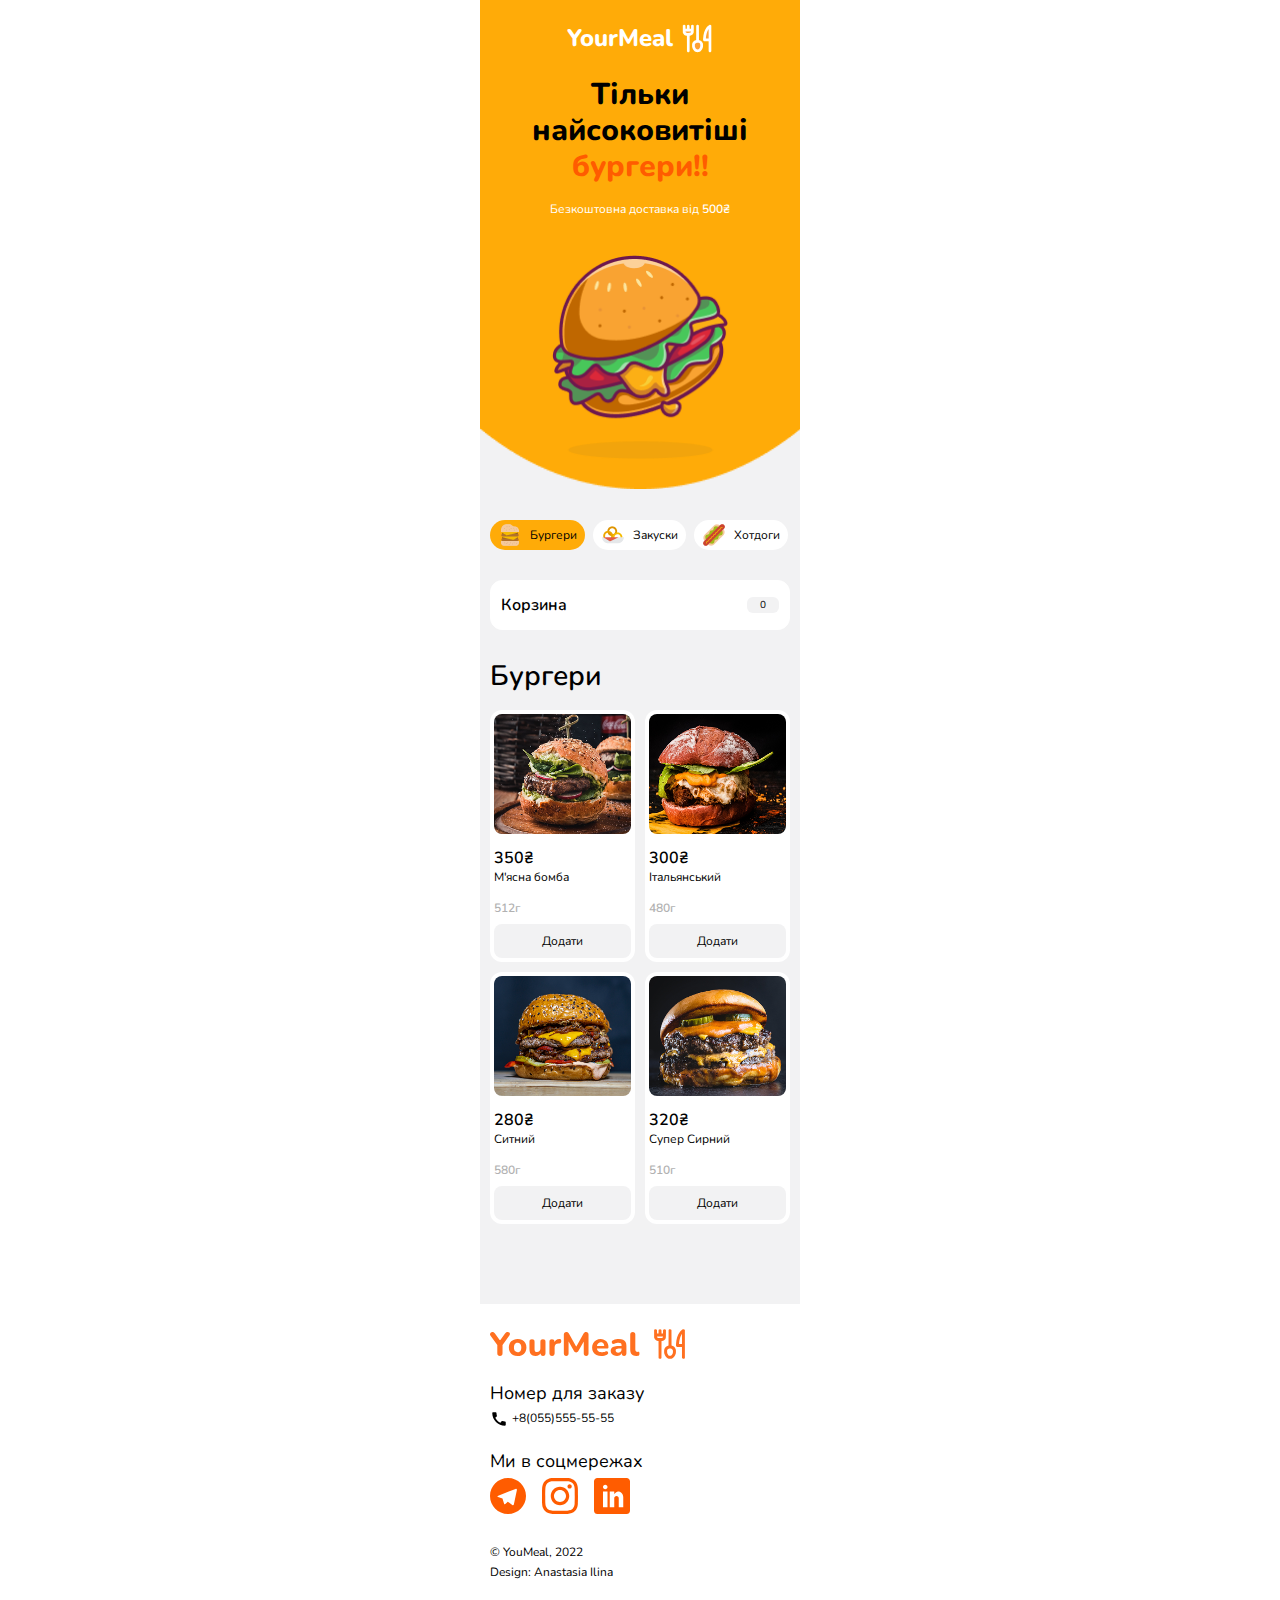
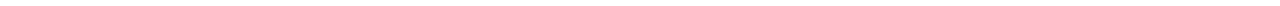
<file: index.html>
<!DOCTYPE html>
<html lang="en">
<head>
    <meta charset="UTF-8">
    <meta name="viewport" content="width=device-width, initial-scale=1.0">
    <title>YouMeal</title>
    <link href="https://fonts.googleapis.com/css2?family=Nunito:ital,wght@0,200..1000;1,200..1000&display=swap" rel="stylesheet">
    <link rel="stylesheet" href="./css/main.css">
</head>

<body>
    <main class="main">
        <section class="hero">
            <div class="hero__header">
                <h2 class="hero__header-name">YourMeal</h2>
                <svg class="hero__header-logo" width="33px" height="33px" aria-hidden="true">
                    <use href="./images/icons.svg#icon-logo"></use>
                </svg>
            </div>
            <h1 class="hero__title">Тільки найсоковитіші <span class="hero__title-span">бургери!!</span>
            </h1>
            <p class="hero__text">Безкоштовна доставка від <span class="hero__text-span">500₴</span></p>
            <div class="hero__img-box">
                <img class="hero__img" src="./images/g10.png" alt="Burger">
            </div>            
        </section> 
        <section class="categories">
            <ul class="categories__container">
                <li class="categories__menu">                
                    <img src="./images/burger-menu.png" alt="">
                    <p class="categories__menu-text">Бургери</p>
                </li>
                <li class="categories__menu">
                    <img src="./images/onion-menu.png" alt="">
                    <p class="categories__menu-text">Закуски</p>
                </li>
                <li class="categories__menu">
                    <img src="./images/hot-dog-menu.png" alt="">
                    <p class="categories__menu-text">Хотдоги</p>
                </li>
                <li class="categories__menu">
                    <img src="./images/fast-food-menu.png" alt="">
                    <p class="categories__menu-text">Комбо</p>
                </li>
                <li class="categories__menu">
                    <img src="./images/burrito-menu.png" alt="">
                    <p class="categories__menu-text">Шаурма</p>
                </li>
                <li class="categories__menu">
                    <img src="./images/pizza-menu.png" alt="">
                    <p class="categories__menu-text">Піцца</p>
                </li>
                <li class="categories__menu">
                    <img src="./images/noodles-menu.png" alt="">
                    <p class="categories__menu-text">Вок</p>
                </li>
            </ul>
        </section> 
        <section class="food">
            <!-- Мини корзина + модальное окно корзины + модальное окно доставки-->    
            <div class="basket">
                <button class="basket__btn">
                    Корзина
                    <spon class="basket__total" id="mini-cart-quantity">0</span>
                </button>
                <!-- Модальное окно корзины -->
                <div class="basket-modal">
                    <div class="basket-modal__title">
                        <h2 class="basket-modal__name">Корзина</h2>
                        <span class="basket-modal__title-total" id="total-quantity">0</span>
                    </div>
                    <ul class="basket-modal__list" id="cart-items">

                    </ul>
                    <div class="basket-modal__total">
                        <p class="basket-modal__total-text">Всього</p>
                        <p class="basket-modal__total-text total-price">
                            <span id="total-price">0</span>₴
                        </p>
                        
                    </div>
                    <button class="basket-modal__open-delivery-btn">Оформити замовлення</button>
                    <div class="basket-modal__end">
                        <div class="basket-modal__end-container">
                            <img class="basket-modal__end-img" src="./images/delivery.svg" width="24px" height="24px" alt="">                            
                            <p class="basket-modal__end-text">Доставка</p>
                        </div>
                        <p class="basket-modal__end-close">Згорнути</p>
                    </div>
                    <!-- Модальное окно подтверждения заказа -->
                    <div class="delivery-modal">
                        <div class="delivery-modal__container">
                            <div class="delivery-modal__header">
                                <h2 class="delivery-modal__title">Доставка</h2>
                                <form action="">
                                    <input class="delivery-modal__input-name" type="text" name="name" placeholder="Ваше і'мя" required minlength="4"/>
                                <input class="delivery-modal__input-tel" type="tel" name="phone" placeholder="Номер телефону" required minlength="7"/>
                                <fieldset class="fieldset">
                                    <div class="fieldset__containers input__pickup">
                                        <input class="fieldset__input " type="radio" id="pickup"
                                        name="delivery" value="pickup" checked />
                                        <label class="fieldset__label" for="pickup">Самовивіз</label>
                                    </div>
                                    <div class="fieldset__containers">
                                        <input class="fieldset__input input__delivery" type="radio" id="delivery" 
                                        name="delivery" value="delivery"/>
                                        <label class="fieldset__label" for="delivery">Доставка</label>
                                    </div>
                                </fieldset>
                                <div class="delivery-modal__address">
                                    <div class="">
                                        <input class="delivery-modal__input-address" type="text" name="address" placeholder="Вулиця" required minlength="4" />
                                    <div class="delivery-modal__input2-container">
                                        <input class="delivery-modal__input-address" type="text" name="address" placeholder="№ Будинку"/>
                                        <input class="delivery-modal__input-address" type="text" name="address" placeholder="Квартира"/>
                                    </div>
                                    </div>
                                </div>
                                </form>
                            </div>            
                            <button type="submit" class="delivery-modal__submit-btn">Оформити</button>
                            <div class="delivery-modal__close-btn">
                                <svg class="delivery-modal__close-icon" width="24px" height="24px" aria-hidden="true">
                                    <use href="./images/icons.svg#icon-close"></use>
                                </svg>
                            </div>
                        </div>
                    </div>
                </div>
            </div> 
            <div class="food__container">
                <h2 class="food__title">Бургери</h2>
                <ul class="food__burger-list">
                    <li class="food__burger-item">
                        <img class="food__burger-img" src="./images/burger-bomba.png" width="137px" height="120px" alt="">
                        <p class="food__burger-price">350₴</p>
                        <p class="food__burger-name">М'ясна бомба</p>
                        <p class="food__burger-weight">512г</p>
                        <button class="food__burger-addbtn">Додати</button>
                    </li>
                    <li class="food__burger-item">
                        <img class="food__burger-img" src="./images/burger-italian.png" width="137px" height="120px" alt="">
                        <p class="food__burger-price">300₴</p>
                        <p class="food__burger-name">Італьянський</p>
                        <p class="food__burger-weight">480г</p>
                        <button class="food__burger-addbtn">Додати</button>
                    </li>
                    <li class="food__burger-item">
                        <img class="food__burger-img" src="./images/burger-super.png" width="137px" height="120px" alt="">
                        <p class="food__burger-price">280₴</p>
                        <p class="food__burger-name">Ситний</p>
                        <p class="food__burger-weight">580г</p>
                        <button class="food__burger-addbtn">Додати</button>
                    </li>
                    <li class="food__burger-item">
                        <img class="food__burger-img" src="./images/burger-cheese.png" width="137px" height="120px" alt="">
                        <p class="food__burger-price">320₴</p>
                        <p class="food__burger-name">Супер Сирний</p>
                        <p class="food__burger-weight">510г</p>
                        <button class="food__burger-addbtn">Додати</button>
                    </li>
                </ul>
            </div>
            <div class="food__burger-modal" id="food-modal">
                <div class="food__burger-modal-container">
                    <h2 class="food__burger-modal-title" >М'ясна бомба</h2>
                    <img class="food__burger-modal-img" id="modal-img" src="./images/burger-bomba.png" width="300px" height="232px" alt="">
                    <p class="food__burger-modal-description" id="modal-description">Супер м'ясна насолода! Велика рубана котлета зі свіжого яловичого м'яса підкорить вас своєю соковитістю, а хрумке листя салату додасть свіжості.</p>
                    <div class="food__burger-modal-ingredients">
                        <h3 class="food__burger-modal-ingredients-title">Склад:</h3>
                        <ul class="food__burger-modal-ingredients-list">
                            <!-- Ингредиенты будут добавлены динамически -->
                            <li class="food__burger-modal-ingredients-item">Пшенична булочка</li>
                            <li class="food__burger-modal-ingredients-item">Котлета з телятини</li>
                            <li class="food__burger-modal-ingredients-item">Червона цибуля</li>
                            <li class="food__burger-modal-ingredients-item">Листя салата</li>
                            <li class="food__burger-modal-ingredients-item">Соус гірчичний</li> 
                        </ul>
                        <p class="food__burger-modal-ingredients-weight" >512г, ккал 430</p>
                    </div>
                    <div class="food__burger-modal-btns">
                        <button class="food__burger-modal-addbtn" >Додати</button>
                        <div class="food__burger-modal-quantity-controls quantity-controls">
                            <button class="quantity-controls__btn" id="modal-decrease-btn">-</button>
                            <span class="quantity-controls__quantity" id="modal-quantity">1</span>
                            <button class="quantity-controls__btn" id="modal-increase-btn">+</button>
                        </div>
                    </div>
                    <p class="food__burger-modal-price" >350₴</p>
                </div>
                <div class="food__burger-modal-close-btn" >
                    <svg class="food__burger-modal-close-icon" width="24px" height="24px" aria-hidden="true">
                        <use href="./images/icons.svg#icon-close"></use>
                    </svg>
                </div>
            </div>
        </section>        
    </main>
    <footer class="footer">
        <div class="footer__container">
            <div class="footer__logo">
                <svg class="" width="150px" height="24px" aria-hidden="true">
                    <use href="./images/icons.svg#icon-yourmeal"></use>
                </svg>
                <svg class="" width="38px" height="36px" aria-hidden="true">
                    <use href="./images/icons.svg#icon-logo-footer"></use>
                </svg>
            </div>
            <div class="footer__contact">
                <p class="footer__contact-text">Номер для заказу</p>
                <div class="footer__contact-call">
                    <svg class="footer__contact-icon" width="18px" height="18px" aria-hidden="true">
                        <use href="./images/icons.svg#icon-call"></use>
                    </svg>
                    <a class="footer__contact-link" href="">+8(055)555-55-55</a>
                </div>
            </div>
            <div class="footer__networks">
                <p class="footer__networks-text">Ми в соцмережах</p>
                <div class="footer__networks-links-container">
                    <a href="" class="footer__networks-links">
                        <svg class="footer__networks-icon" width="36px" height="36px" aria-hidden="true">
                            <use href="./images/icons.svg#icon-telegram"></use>
                        </svg>
                    </a>
                    <a href="" class="footer__networks-links">
                        <svg class="footer__networks-icon" width="36px" height="36px" aria-hidden="true">
                            <use href="./images/icons.svg#icon-instagram"></use>
                        </svg>
                    </a>
                    <a href="" class="footer__networks-links">
                        <svg class="footer__networks-icon" width="36px" height="36px" aria-hidden="true">
                            <use href="./images/icons.svg#icon-linkedin"></use>
                        </svg>
                    </a>
                </div>                
            </div>
            <div class="footer__terms">
                <p class="footer__terms-text">© YouMeal, 2022</p>
                <p class="footer__terms-text">Design: Anastasia Ilina</p>
            </div>
        </div>
    </footer>

    <!-- Карточки товаров -->
    <!-- <ul class="food__burger-list">
        <li class="food__burger-item">
            <img class="food__burger-img" src="./images/burger-bomba.png" width="137px" height="120px" alt="Мясная бомба">
            <p class="food__burger-price">350₴</p>
            <p class="food__burger-name">Мясная бомба</p>
            <p class="food__burger-weight">520г</p>
            <button class="food__burger-btn">добавить</button>
        </li>
        <li class="food__burger-item">
            <img class="food__burger-img" src="./images/burger-bomba.png" width="137px" height="120px" alt="Сырный взрыв">
            <p class="food__burger-price">300₴</p>
            <p class="food__burger-name">Сырный взрыв</p>
            <p class="food__burger-weight">480г</p>
            <button class="food__burger-btn">добавить</button>
        </li>
        <li class="food__burger-item">
            <img class="food__burger-img" src="./images/burger-bomba.png" width="137px" height="120px" alt="Куриный микс">
            <p class="food__burger-price">280₴</p>
            <p class="food__burger-name">Куриный микс</p>
            <p class="food__burger-weight">450г</p>
            <button class="food__burger-btn">добавить</button>
        </li>
        <li class="food__burger-item">
            <img class="food__burger-img" src="./images/burger-bomba.png" width="137px" height="120px" alt="Веганский сюрприз">
            <p class="food__burger-price">250₴</p>
            <p class="food__burger-name">Веганский сюрприз</p>
            <p class="food__burger-weight">400г</p>
            <button class="food__burger-btn">добавить</button>
        </li>
    </ul> -->
</body>
<script src="./js/basket-modal.js"></script>
<script src="./js/basket.js"></script>
<script src="./js/delivery-modal.js"></script>
<script src="./js/burger-modal.js"></script>

</html>
</file>
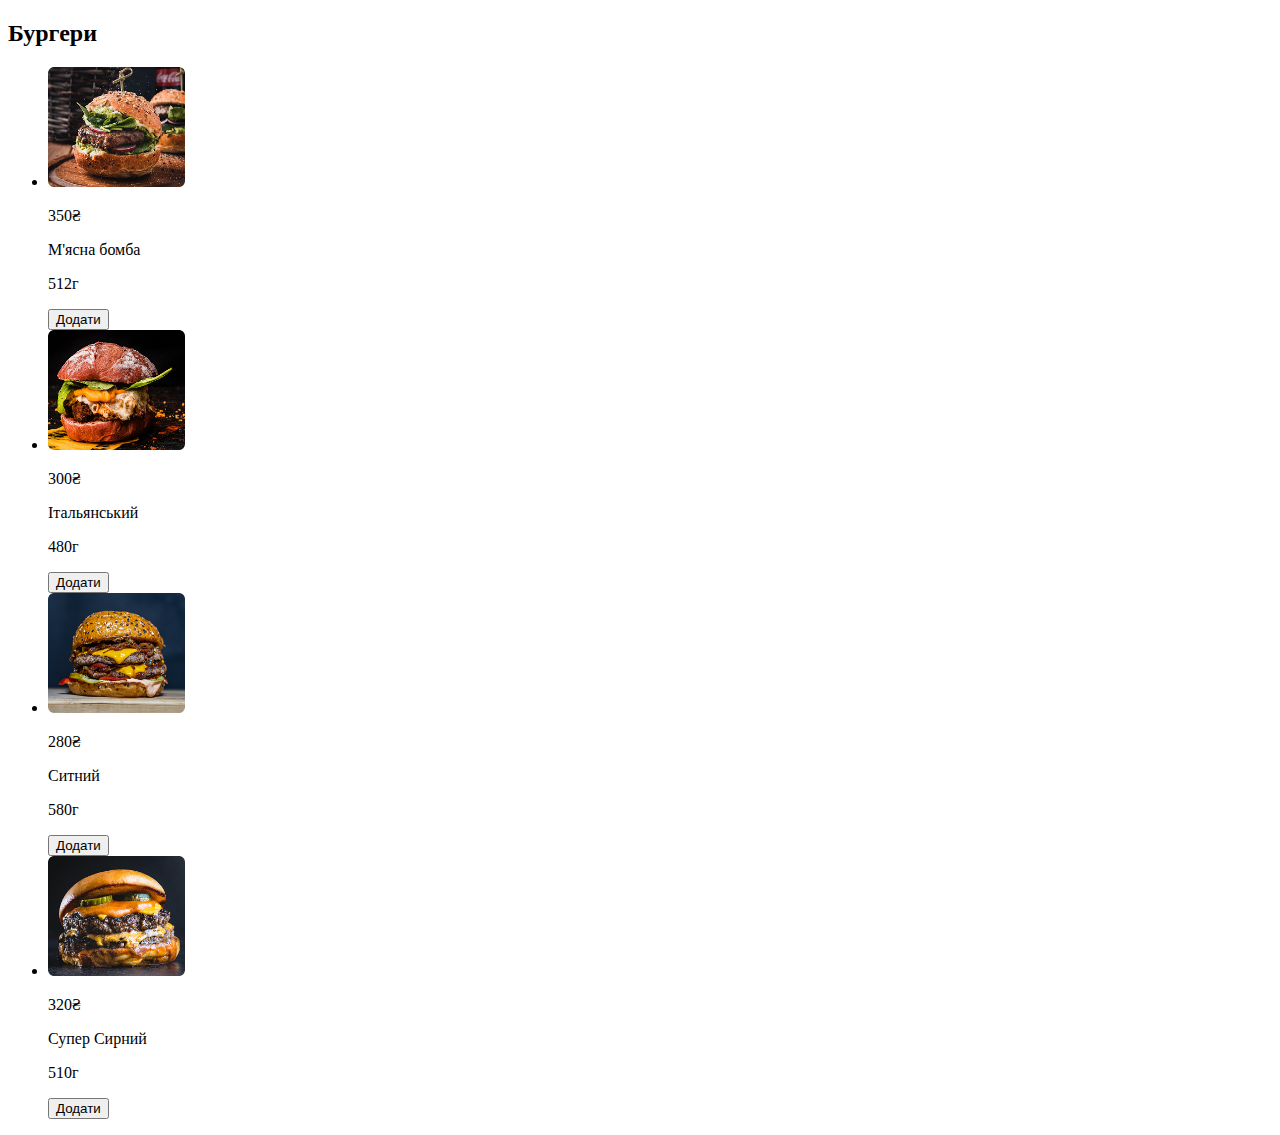
<file: 1.html>
<!DOCTYPE html>
<html lang="ru">

<head>
  <meta charset="utf-8">
  <meta http-equiv="X-UA-Compatible" content="IE=edge">
  <meta name="viewport" content="width=device-width, initial-scale=1">
  <title>CSS - Стилизация радиокнопки</title>
  <style>
    /* для элемента input c type="radio" */
  /* Стили для модального окна */
.food__burger-modal {
    display: none;
    position: fixed;
    top: 50%;
    left: 50%;
    transform: translate(-50%, -50%);
    background-color: #fff;
    border-radius: 8px;
    padding: 20px;
    box-shadow: 0 2px 10px rgba(0, 0, 0, 0.1);
    z-index: 1001;
    width: 90%;
    max-width: 500px;
}

.food__burger-modal.active {
  display: flex;
    flex-direction: column;
    visibility: visible;
    opacity: 1;
    transition: opacity 250ms ease-in-out;  
}

.delivery__modal-close-btn {
    position: absolute;
    top: 10px;
    right: 10px;
    cursor: pointer;
}

.delivery__modal-close-icon {
    width: 24px;
    height: 24px;
}

.food__burger-modal-title {
    font-size: 24px;
    margin-bottom: 10px;
}

.food__burger-modal-img {
    width: 100%;
    height: auto;
    border-radius: 8px;
    margin-bottom: 10px;
}

.food__burger-modal-description {
    font-size: 16px;
    color: #666;
    margin-bottom: 10px;
}

.food__burger-modal-ingredients-title {
    font-size: 18px;
    margin-bottom: 10px;
}

.food__burger-modal-ingredients-list {
    list-style-type: none;
    padding: 0;
    margin-bottom: 10px;
}

.food__burger-modal-ingredients-item {
    font-size: 14px;
    color: #666;
    margin-bottom: 5px;
}

.food__burger-modal-ingredients-weight {
    font-size: 14px;
    color: #666;
    margin-bottom: 10px;
}

.food__burger-modal-btns {
    display: flex;
    align-items: center;
    gap: 10px;
    margin-bottom: 10px;
}

.food__burger-addbtn {
    background-color: #28a745;
    color: #fff;
    border: none;
    padding: 10px 15px;
    border-radius: 5px;
    cursor: pointer;
}

.food__burger-addbtn:hover {
    background-color: #218838;
}

.quantity-controls {
    display: flex;
    align-items: center;
    gap: 10px;
}

.quantity-controls__btn {
    background-color: #007bff;
    color: #fff;
    border: none;
    padding: 5px 10px;
    border-radius: 5px;
    cursor: pointer;
}

.quantity-controls__btn:hover {
    background-color: #0056b3;
}

.quantity-controls__quantity {
    font-size: 16px;
}

.food__burger-modal-price {
    font-size: 18px;
    font-weight: bold;
    color: #28a745;
    margin-top: 10px;
}
  </style>

</head>

<body>

  <section class="food">
    <div class="food__container">
        <h2 class="food__title">Бургери</h2>
        <ul class="food__burger-list">
            <li class="food__burger-item">
                <img class="food__burger-img" src="./images/burger-bomba.png" width="137px" height="120px" alt="">
                <p class="food__burger-price">350₴</p>
                <p class="food__burger-name">М'ясна бомба</p>
                <p class="food__burger-weight">512г</p>
                <button class="food__burger-btn">Додати</button>
            </li>
            <li class="food__burger-item">
                <img class="food__burger-img" src="./images/burger-italian.png" width="137px" height="120px" alt="">
                <p class="food__burger-price">300₴</p>
                <p class="food__burger-name">Італьянський</p>
                <p class="food__burger-weight">480г</p>
                <button class="food__burger-btn">Додати</button>
            </li>
            <li class="food__burger-item">
                <img class="food__burger-img" src="./images/burger-super.png" width="137px" height="120px" alt="">
                <p class="food__burger-price">280₴</p>
                <p class="food__burger-name">Ситний</p>
                <p class="food__burger-weight">580г</p>
                <button class="food__burger-btn">Додати</button>
            </li>
            <li class="food__burger-item">
                <img class="food__burger-img" src="./images/burger-cheese.png" width="137px" height="120px" alt="">
                <p class="food__burger-price">320₴</p>
                <p class="food__burger-name">Супер Сирний</p>
                <p class="food__burger-weight">510г</p>
                <button class="food__burger-btn">Додати</button>
            </li>
        </ul>
    </div>
</section>

<!-- Модальное окно -->
<div class="food__burger-modal" id="food-modal">
    <div class="food__burger-modal-container">
        <h2 class="food__burger-modal-title" id="modal-title">М'ясна бомба</h2>
        <img class="food__burger-modal-img" id="modal-img" src="./images/burger-bomba.png" width="300px" height="232px" alt="">
        <p class="food__burger-modal-description" id="modal-description">Супер мясное наслаждение! Большая рубленая котлета из свежего говяжего мяса покорит вас своей сочностью, а хрустящие листья салата добавят свежести.</p>
        <div class="food__burger-modal-ingredients">
            <h3 class="food__burger-modal-ingredients-title">Склад:</h3>
            <ul class="food__burger-modal-ingredients-list" id="modal-ingredients">
                <!-- Ингредиенты будут добавлены динамически -->
            </ul>
            <p class="food__burger-modal-ingredients-weight" id="modal-weight">512г, ккал 430</p>
        </div>
        <div class="food__burger-modal-btns">
            <button class="food__burger-addbtn" id="modal-add-btn">Додати</button>
            <div class="quantity-controls">
                <button class="quantity-controls__btn" id="modal-decrease-btn">-</button>
                <span class="quantity-controls__quantity" id="modal-quantity">1</span>
                <button class="quantity-controls__btn" id="modal-increase-btn">+</button>
            </div>
        </div>
        <p class="food__burger-modal-price" id="modal-price">350₴</p>
    </div>
    <div class="delivery__modal-close-btn" id="modal-close-btn">
        <svg class="delivery__modal-close-icon" width="24px" height="24px" aria-hidden="true">
            <use href="./images/icons.svg#icon-close"></use>
        </svg>
    </div>
</div>
<script>
  document.addEventListener('DOMContentLoaded', function() {
    const foodModal = document.querySelector('.food__burger-modal');
    const modalCloseBtn = document.getElementById('modal-close-btn');
    const addToCartButtons = document.querySelectorAll('.food__burger-btn');

    // Данные для модального окна (можно расширить для каждого бургера)
    const burgersData = {
        "М'ясна бомба": {
            img: "./images/burger-bomba.png",
            description: "Супер мясное наслаждение! Большая рубленая котлета из свежего говяжего мяса покорит вас своей сочностью, а хрустящие листья салата добавят свежести.",
            ingredients: [
                "Пшенична булочка",
                "Котлета з телятини",
                "Червона цибуля",
                "Листя салата",
                "Соус гірчичний"
            ],
            weight: "512г, ккал 430",
            price: "350₴"
        },
        "Італьянський": {
            img: "./images/burger-italian.png",
            description: "Итальянский вкус в каждом кусочке!",
            ingredients: [
                "Булочка с кунжутом",
                "Котлета из курицы",
                "Помидоры",
                "Сыр моцарелла",
                "Соус песто"
            ],
            weight: "480г, ккал 400",
            price: "300₴"
        },
        // Добавьте данные для остальных бургеров
    };

    // Открытие модального окна
    addToCartButtons.forEach(button => {
        button.addEventListener('click', function() {
            const burgerName = this.parentElement.querySelector('.food__burger-name').innerText;
            const burgerData = burgersData[burgerName];

            if (burgerData) {
                // Заполняем модальное окно данными
                document.getElementById('modal-title').innerText = burgerName;
                document.getElementById('modal-img').src = burgerData.img;
                document.getElementById('modal-description').innerText = burgerData.description;
                document.getElementById('modal-weight').innerText = burgerData.weight;
                document.getElementById('modal-price').innerText = burgerData.price;

                // Очищаем и заполняем список ингредиентов
                const ingredientsList = document.getElementById('modal-ingredients');
                ingredientsList.innerHTML = burgerData.ingredients
                    .map(ingredient => `<li class="food__burger-modal-ingredients-item">${ingredient}</li>`)
                    .join('');

                // Открываем модальное окно
                foodModal.classList.add('active');
            }
        });
    });

    // Закрытие модального окна
    modalCloseBtn.addEventListener('click', function() {
        foodModal.classList.remove('active');
    });

    // Закрытие модального окна при клике вне его области
    document.addEventListener('click', function(event) {
        if (!foodModal.contains(event.target)) {
            foodModal.classList.remove('active');
        }
    });
});
</script>
</body>

</html>
</file>
<file: css/main.css>
body {
  margin: 0;
  font-family: Nunito;
  letter-spacing: 0%;
  transition: all 0.3s ease; }

main {
  width: 320px;
  margin: auto; }

footer {
  width: 320px;
  margin: auto; }

p {
  margin: 0; }

h1, h2, h3, h4, h5, h6 {
  margin: 0; }

a {
  text-decoration: none; }

li {
  text-decoration: none;
  list-style-type: none;
  margin: 0;
  padding: 0; }

ul {
  text-decoration: none;
  list-style-type: none;
  margin: 0;
  padding: 0; }

button {
  padding: 0; }

/* .body-darken {
    filter: blur(2px);
} */
.hero {
  display: flex;
  flex-direction: column;
  align-items: center;
  padding: 22px 10px 15px 10px;
  background-image: url(/images/bg.png);
  background-repeat: no-repeat;
  background-position: left 0 top -122px;
  background-size: 320px 611px;
  background-color: #F2F2F3; }
  .hero__header {
    display: flex;
    gap: 7px;
    align-items: center;
    justify-content: center; }
  .hero__header-name {
    text-align: center;
    color: #FFFFFF;
    font-size: 24px;
    font-weight: 800;
    line-height: 120%; }
  .hero__title {
    margin-top: 22px;
    text-align: center;
    font-size: 30px;
    font-weight: 800;
    line-height: 120%; }
  .hero__title-span {
    color: #FF5C00; }
  .hero__text {
    font-size: 12px;
    font-weight: 400;
    line-height: 16px;
    text-align: center;
    color: #FFFFFF;
    margin-top: 16px; }
  .hero__text-span {
    font-size: 12px;
    font-weight: 600;
    line-height: 16px;
    text-align: center;
    color: #FFFFFF; }
  .hero__img-box {
    display: flex;
    justify-content: center;
    margin-top: 19px;
    padding: 19px 25px 6px 25px;
    width: 227px;
    height: 229px; }
  .hero__img {
    width: 176.45px;
    height: 203.67px; }

.categories {
  padding: 15px 10px;
  background: #F2F2F3; }
  .categories__container {
    display: flex;
    gap: 8px;
    overflow: hidden; }
  .categories__menu {
    cursor: pointer;
    display: flex;
    justify-content: center;
    align-items: center;
    padding: 0 8px;
    gap: 8px;
    background-color: #FFFFFF;
    border-radius: 50px;
    height: 30px; }
  .categories__menu:first-child {
    background-color: #FFAB08; }
  .categories__menu-text {
    color: #000000;
    font-size: 12px;
    font-weight: 400;
    line-height: 16px; }

.basket {
  position: relative; }
  .basket__btn {
    cursor: pointer;
    width: 100%;
    display: flex;
    justify-content: space-between;
    align-items: center;
    border-radius: 12px;
    border: 1px solid #FFFFFF;
    background: #FFFFFF;
    padding: 16px 10px;
    color: #000000;
    font-family: Nunito;
    font-size: 16px;
    font-weight: 600;
    line-height: 100%; }
  .basket__total {
    padding: 1px 13px;
    border-radius: 6px;
    background: #F2F2F3;
    color: #000000;
    font-size: 10px;
    font-weight: 400;
    line-height: 14px; }

.basket-modal {
  position: absolute;
  top: 0;
  left: 0;
  z-index: 11;
  width: 280px;
  box-shadow: 0px 0px 10px 0px rgba(0, 0, 0, 0.16);
  margin: auto;
  padding: 16px 10px;
  background: #FFFFFF;
  border-radius: 12px; }
  .basket-modal__title {
    display: flex;
    justify-content: space-between;
    align-items: center;
    padding-bottom: 8px; }
  .basket-modal__name {
    color: #000000;
    font-size: 16px;
    font-weight: 600;
    line-height: 100%; }
  .basket-modal__title-total {
    padding: 1px 13px;
    border-radius: 6px;
    background: #F2F2F3;
    color: #000000;
    font-size: 10px;
    font-weight: 400;
    line-height: 14px; }
  .basket-modal__total {
    display: flex;
    justify-content: space-between;
    align-items: center;
    padding-top: 13px;
    padding-bottom: 19px; }
  .basket-modal__item {
    display: flex;
    align-items: center;
    justify-content: space-between;
    padding: 12px 0;
    border-bottom: 1px solid #f2f2f3;
    border-top: 1px solid #f2f2f3; }
  .basket-modal__burger-preview {
    display: flex;
    gap: 6px; }
  .basket-modal__burger-img {
    border-radius: 8px; }
  .basket-modal__burger-name {
    font-size: 12px;
    font-weight: 400;
    line-height: 16px;
    color: #000000; }
  .basket-modal__burger-weight {
    font-size: 12px;
    font-weight: 400;
    line-height: 16px;
    color: #B1B1B1;
    margin-top: 1px;
    margin-bottom: 6px; }
  .basket-modal__burger-cost {
    font-size: 12px;
    font-weight: 400;
    line-height: 16px;
    color: #000000; }
  .basket-modal__total-text {
    font-size: 12px;
    font-weight: 400;
    line-height: 130%;
    color: #000000; }
  .basket-modal__open-delivery-btn {
    cursor: pointer;
    padding: 11px 32px;
    width: 100%;
    border: none;
    border-radius: 8px;
    background-color: #FF7020;
    font-family: Nunito;
    font-size: 12px;
    font-weight: 400;
    line-height: 100%;
    color: #FFFFFF; }
  .basket-modal__end {
    padding-top: 8px;
    display: flex;
    justify-content: space-between;
    align-items: center; }
  .basket-modal__end-container {
    display: flex;
    align-items: center;
    gap: 8px; }
  .basket-modal__end-text {
    font-size: 10px;
    font-weight: 400;
    line-height: 14px;
    color: #000000; }
  .basket-modal__end-close {
    cursor: pointer;
    font-size: 10px;
    font-weight: 400;
    line-height: 14px;
    color: #B1B1B1; }
  .basket-modal__end-close:hover {
    color: #000000; }

.quantity-controls {
  display: flex;
  gap: 18px;
  padding: 7px 8px;
  border-radius: 8px;
  background-color: #F2F2F3; }

.quantity-controls__btn {
  font-size: 12px;
  font-weight: 400;
  line-height: 16px;
  border: none;
  color: #000000; }

.quantity-controls__quantity {
  font-size: 12px;
  font-weight: 400;
  line-height: 16px;
  color: #000000; }

.delivery-modal {
  position: absolute;
  width: 320px;
  height: 704px;
  left: -10px;
  top: 0; }
  .delivery-modal__container {
    position: relative;
    display: flex;
    flex-direction: column;
    justify-content: space-between;
    height: 100%;
    padding: 32px 10px;
    background-color: #FFFFFF; }
  .delivery-modal__container {
    position: relative;
    display: flex;
    flex-direction: column;
    justify-content: space-between;
    height: 100%;
    padding: 32px 10px;
    background-color: #FFFFFF; }
  .delivery-modal__title {
    font-size: 16px;
    font-weight: 600;
    line-height: 100%;
    color: #000000; }
  .delivery-modal__input-name {
    box-sizing: border-box;
    padding: 12px;
    width: 100%;
    margin-top: 18px;
    border: 1px solid #f2f2f3;
    border-radius: 8px;
    font-family: Nunito;
    font-size: 10px;
    font-weight: 400;
    line-height: 130%;
    background-color: #FFFFFF;
    color: #B1B1B1; }
  .delivery-modal__input-name:focus {
    outline: 1px solid #000;
    color: #000; }
  .delivery-modal__input-tel {
    box-sizing: border-box;
    padding: 12px;
    width: 100%;
    margin-top: 8px;
    border: 1px solid #f2f2f3;
    border-radius: 8px;
    font-family: Nunito;
    font-size: 10px;
    font-weight: 400;
    line-height: 130%;
    background-color: #FFFFFF;
    color: #B1B1B1; }
  .delivery-modal__input-tel:focus {
    outline: 1px solid #000;
    color: #000; }
  .delivery-modal__input2-container {
    display: flex;
    gap: 10px;
    margin-top: 8px; }
  .delivery-modal__input-address {
    box-sizing: border-box;
    padding: 12px;
    width: 100%;
    border: 1px solid #f2f2f3;
    border-radius: 8px;
    font-family: Nunito;
    font-size: 10px;
    font-weight: 400;
    line-height: 130%;
    background-color: #FFFFFF;
    color: #B1B1B1; }
  .delivery-modal__input-address:focus {
    outline: 1px solid #000;
    color: #000; }
  .delivery-modal__submit-btn {
    cursor: pointer;
    padding: 11px 32px;
    width: 100%;
    border: 1px solid #FF7020;
    border-radius: 8px;
    background-color: #FF7020;
    font-family: Nunito;
    font-size: 12px;
    font-weight: 400;
    line-height: 100%;
    color: #FFFFFF; }
  .delivery-modal__close-btn {
    position: absolute;
    top: 10px;
    right: 10px;
    width: 24px;
    height: 24px; }
  .delivery-modal__close-icon {
    cursor: pointer;
    -webkit-transition: -webkit-transform .3s ease-in-out;
    transition: transform .3s ease-in-out; }
  .delivery-modal__close-icon:hover {
    -webkit-transform: rotate(180deg);
    transform: rotate(180deg); }

.fieldset {
  border: none;
  margin: 0;
  padding: 24px 10px; }
  .fieldset__containers {
    display: flex;
    align-items: center;
    gap: 8px; }
  .fieldset__containers:first-child {
    margin-bottom: 8px; }
  .fieldset__input {
    position: absolute;
    z-index: -1;
    opacity: 0; }
  .fieldset__input + label {
    display: inline-flex;
    align-items: center;
    user-select: none; }
  .fieldset__input + label::before {
    content: '';
    display: inline-block;
    width: 1em;
    height: 1em;
    flex-shrink: 0;
    flex-grow: 0;
    border: 1px solid #F2F2F3;
    border-radius: 50%;
    margin-right: 0.5em;
    background-repeat: no-repeat;
    background-position: center center;
    background-size: 100%; }
  .fieldset__input:not(:disabled):not(:checked) + label:hover::before {
    border-color: #F2F2F3; }
  .fieldset__input:not(:disabled):active + label::before {
    background-color: #FFFFFF;
    border-color: #F2F2F3; }
  .fieldset__input:checked + label::before {
    border-color: #F2F2F3;
    background-image: url(../images/Group-9.svg); }
  .fieldset__label {
    font-family: Nunito;
    font-size: 10px;
    font-weight: 400;
    line-height: 14px;
    color: #000000; }

.food {
  position: relative;
  padding: 15px 10px 80px 10px;
  background: #F2F2F3; }
  .food__container {
    margin-top: 30px; }
  .food__title {
    font-size: 28px;
    font-weight: 600;
    line-height: 120%;
    color: #000000; }
  .food__burger-list {
    margin-top: 16px;
    display: flex;
    gap: 10px;
    flex-wrap: wrap; }
  .food__burger-item {
    padding: 4px;
    border-radius: 12px;
    background-color: #FFFFFF; }
  .food__burger-img {
    border-radius: 8px; }
  .food__burger-price {
    margin-top: 10px;
    font-size: 16px;
    font-weight: 600;
    line-height: 100%;
    color: #000000; }
  .food__burger-name {
    margin-top: 4px;
    font-size: 12px;
    font-weight: 400;
    line-height: 130%;
    color: #000000; }
  .food__burger-weight {
    margin-top: 16px;
    font-size: 12px;
    font-weight: 600;
    line-height: 130%;
    color: #B1B1B1; }
  .food__burger-addbtn {
    cursor: pointer;
    padding: 11px;
    margin-top: 7px;
    width: 100%;
    border: none;
    border-radius: 8px;
    background-color: #F2F2F3;
    font-family: Nunito;
    font-size: 12px;
    font-weight: 400;
    line-height: 100%;
    color: #000000;
    transition: all 250ms ease-in-out; }
  .food__burger-addbtn:hover {
    color: #FFFFFF;
    background-color: #FF7020;
    transition: all 250ms ease-in-out; }

.food__burger-modal {
  position: absolute;
  width: 320px;
  z-index: 1000;
  top: 0;
  left: 0;
  background-color: #FFFFFF; }

.food__burger-modal-container {
  padding: 32px 10px; }

.food__burger-modal-title {
  font-size: 28px;
  font-weight: 600;
  line-height: 120%;
  color: #000000;
  margin-bottom: 12px; }

.food__burger-modal-img {
  border-radius: 16px; }

.food__burger-modal-description {
  font-size: 12px;
  font-weight: 400;
  line-height: 130%;
  color: #000000;
  margin-top: 16px; }

.food__burger-modal-ingredients {
  margin-top: 10px;
  display: flex;
  flex-direction: column;
  gap: 4px; }

.food__burger-modal-ingredients-title {
  font-size: 10px;
  font-weight: 600;
  line-height: 130%;
  color: #000000; }

.food__burger-modal-ingredients-list {
  display: flex;
  flex-direction: column;
  gap: 2px; }

.food__burger-modal-ingredients-item {
  font-size: 10px;
  font-weight: 400;
  line-height: 130%;
  color: #000000; }

.food__burger-modal-ingredients-weight {
  font-size: 10px;
  font-weight: 400;
  line-height: 130%;
  color: #B1B1B1; }

.food__burger-modal-btns {
  margin-top: 98px;
  display: flex;
  gap: 8px; }

.food__burger-modal-addbtn {
  cursor: pointer;
  padding: 11px;
  width: 100%;
  border: none;
  border-radius: 8px;
  background-color: #F2F2F3;
  font-family: Nunito;
  font-size: 12px;
  font-weight: 400;
  line-height: 100%;
  color: #000000;
  transition: all 250ms ease-in-out; }

.food__burger-modal-addbtn:hover {
  color: #FFFFFF;
  background-color: #FF7020;
  transition: all 250ms ease-in-out; }

.food__burger-modal-price {
  margin-top: 16px;
  text-align: right;
  font-size: 16px;
  font-weight: 600;
  line-height: 130%;
  color: #000000; }

.food__burger-modal-close-btn {
  position: absolute;
  top: 10px;
  right: 10px;
  width: 24px;
  height: 24px; }

.food__burger-modal-close-icon {
  cursor: pointer;
  -webkit-transition: -webkit-transform .3s ease-in-out;
  transition: transform .3s ease-in-out; }

.food__burger-modal-close-icon:hover {
  -webkit-transform: rotate(180deg);
  transform: rotate(180deg); }

.footer__container {
  padding: 22px 0 26px 10px; }
.footer__logo {
  display: flex;
  align-items: center;
  gap: 10px; }
.footer__contact {
  margin-top: 22px;
  display: flex;
  flex-direction: column;
  gap: 8px; }
.footer__contact-text {
  color: #000000;
  font-size: 18px;
  font-weight: 400;
  line-height: 100%; }
.footer__contact-call {
  display: flex;
  align-items: center;
  gap: 4px; }
.footer__contact-link {
  color: #000000;
  font-size: 12px;
  font-weight: 400;
  line-height: 130%; }
.footer__networks {
  margin-top: 24px;
  display: flex;
  flex-direction: column;
  gap: 8px; }
.footer__networks-text {
  color: #000000;
  font-size: 18px;
  font-weight: 400;
  line-height: 100%; }
.footer__networks-links-container {
  display: flex;
  align-items: center;
  gap: 16px; }
.footer__networks-icon {
  fill: #FF5C00; }
.footer__terms {
  margin-top: 24px;
  display: flex;
  flex-direction: column;
  gap: 4px; }
.footer__terms-text {
  color: #000000;
  font-size: 12px;
  font-weight: 400;
  line-height: 16px; }

/*# sourceMappingURL=main.css.map */
</file>
